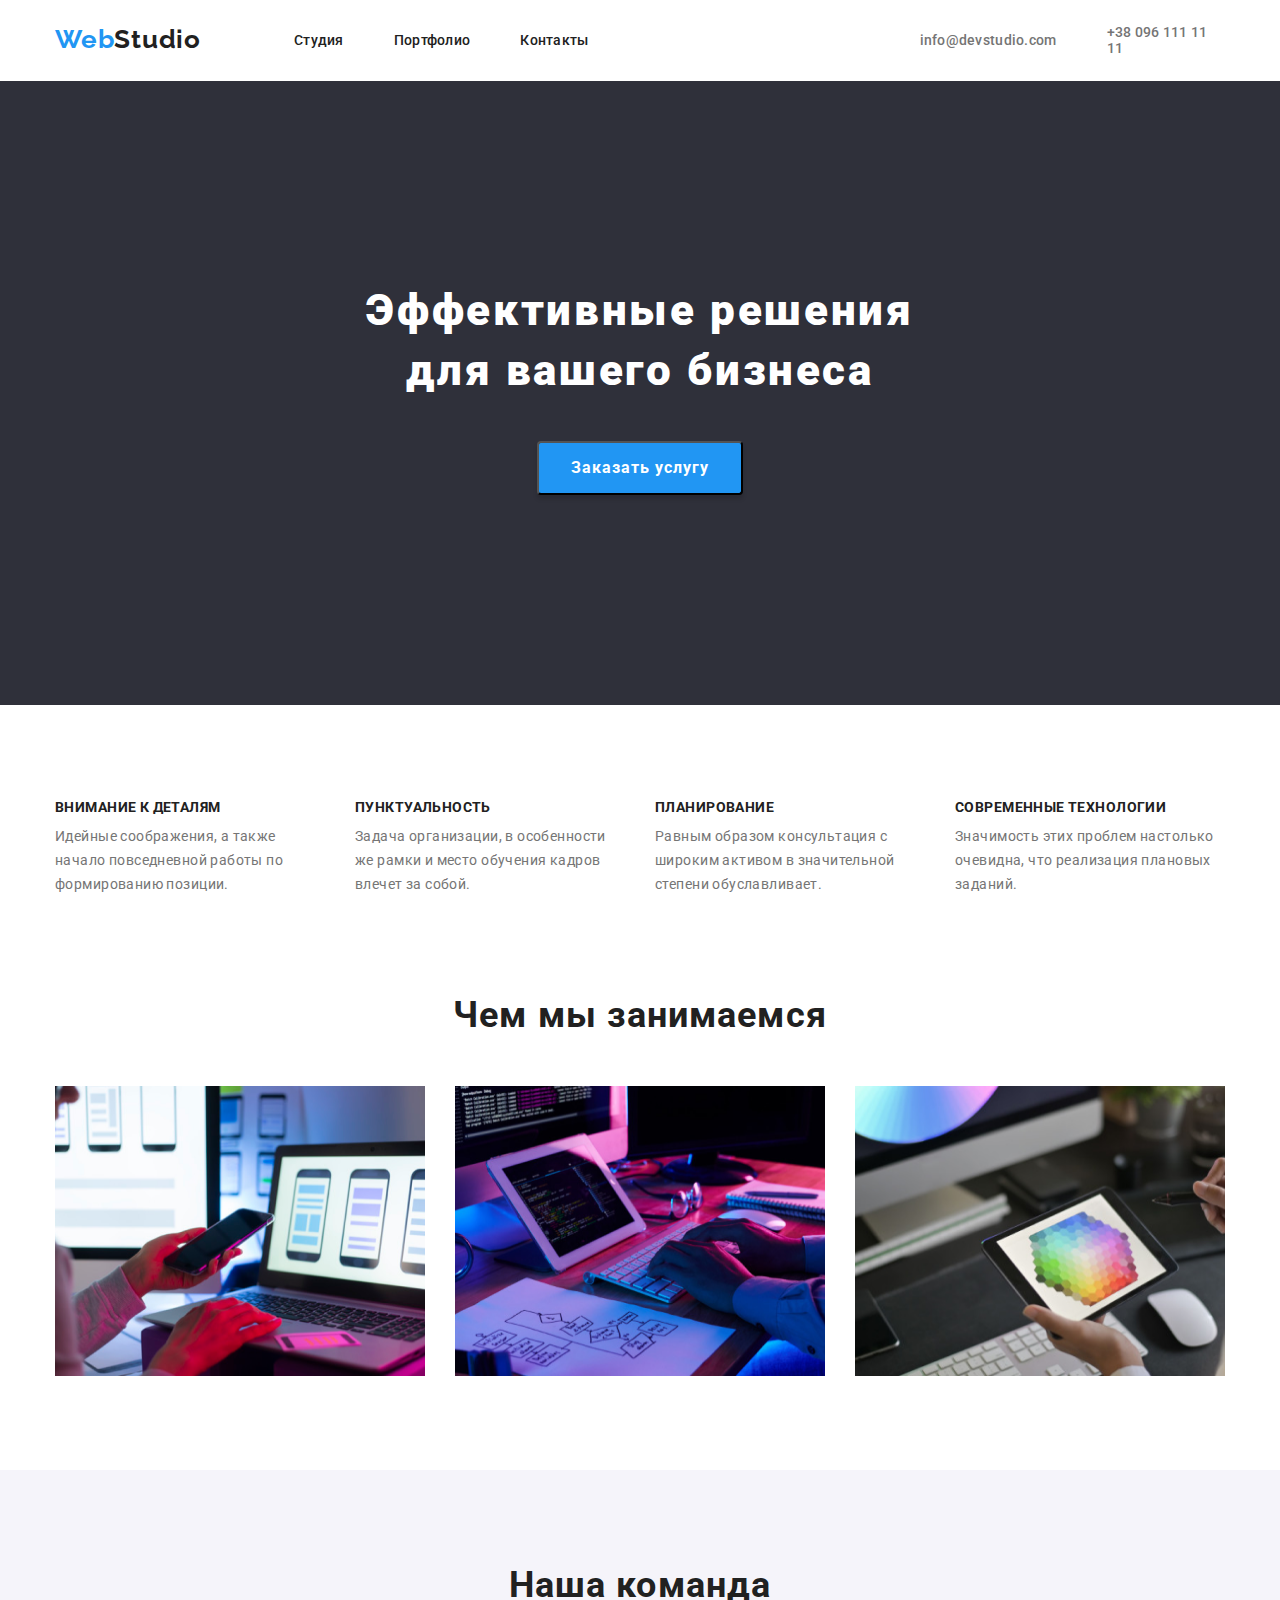
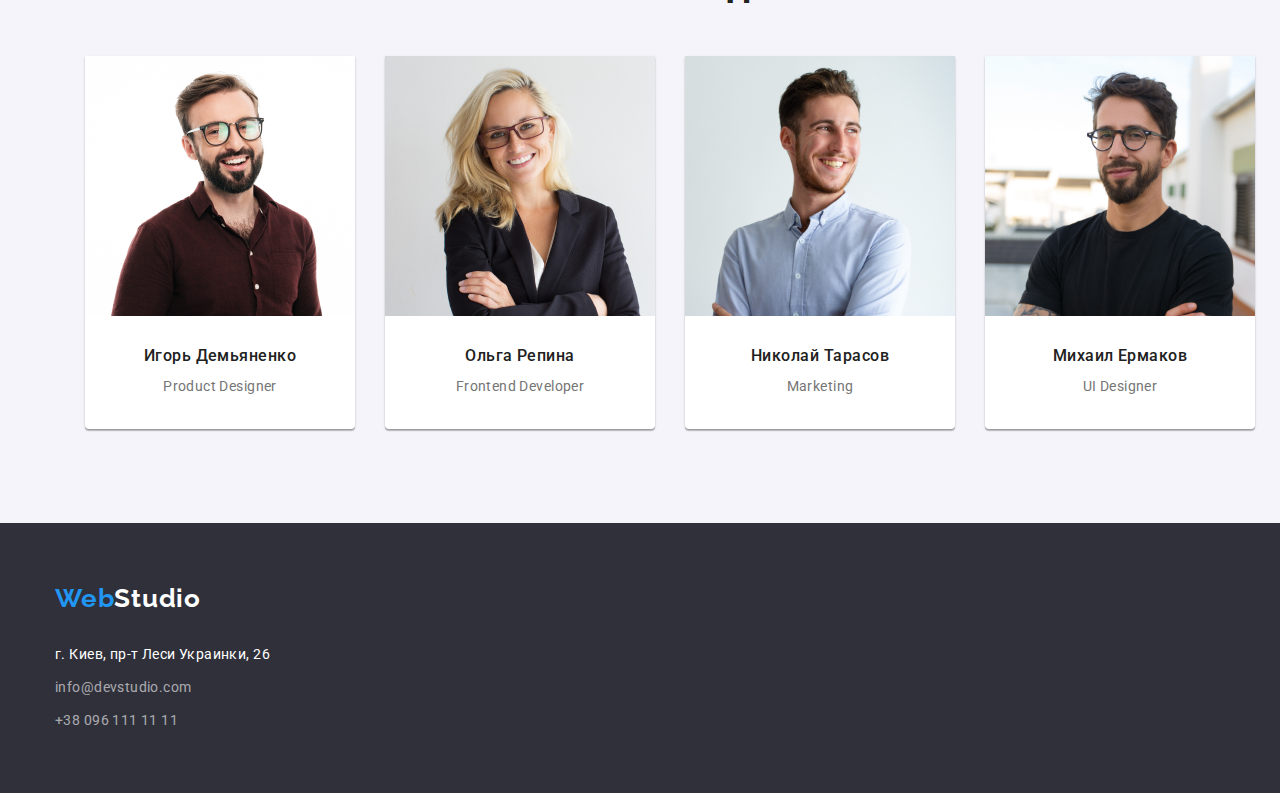
<file: index.html>
<!DOCTYPE html>
<html lang="ru">
<head>
    <meta charset="UTF-8">
    <meta name="viewport" content="width=device-width, initial-scale=1.0">
    <title>WebStudio</title>
    <link rel="preconnect" href="https://fonts.gstatic.com"> 
    <link rel="stylesheet" href="https://cdnjs.cloudflare.com/ajax/libs/modern-normalize/1.0.0/modern-normalize.min.css">
    <link href="https://fonts.googleapis.com/css2?family=Raleway:wght@700&family=Roboto:wght@400;500;700;900&display=swap"
        rel="stylesheet">
        <link rel="stylesheet" href="./css/styles.css">
</head>
<body>
    <header class="header">  
        <div class="container">      
        <nav class="navigation">
        <a class="logo" href=""lang="en"><span class="web">Web</span>Studio</a>
        <ul class="navigation-list">
            <li class="navigation-list-item">
                <a class="navigation-list-link" href="Студия">Студия</a>
            </li>
            <li class="navigation-list-item">
                <a class="navigation-list-link" href="portfolio.html">Портфолио</a>
            </li>
            <li class="navigation-list-item">
                <a class="navigation-list-link" href="">Контакты</a>
            </li>    
        </ul>
        </nav>
        <address class="address">
        <ul class="header-contact">
            <li class="header-contact-link">      
            <a class="header-contact-mail" href="mailto:info@devstudio.com">info@devstudio.com</a>
         </li>
         <li class="header-contact-link">
            <a class="header-contacts" href="tel:+380961111111">+38 096 111 11 11</a>
         </li>  
        </ul>
        </address>
        </div>
        </header>
    <main>
       <!--HERO-->
       <section class="hero">
           <div class="container"></div>
              <h1 class="hero-title">Эффективные решения <br> для вашего бизнеса</h1>
                <button class="modal-btn" type="button">Заказать услугу</button> 
                </div>
                </section>
      <section class="hero-main-title">
          <div class="container">          
                <ul class="main-title-list">
                    <li class="main-title">
                <h3 class="undertitle">Внимание к деталям</h3>
                  <p class="description">Идейные соображения, а также начало повседневной работы по формированию позиции.</p>
                </li>
                <li class="main-title">
                <h3 class="undertitle">Пунктуальность</h3>
                  <p class="description">Задача организации, в особенности же рамки и место обучения кадров влечет за собой.</p>
                </li>
                <li class="main-title">
                <h3 class="undertitle">Планирование</h3>     
                  <p class="description">Равным образом консультация с широким активом в значительной степени обуславливает.</p>
                </li>
                <li class="main-title">
                <h3 class="undertitle">Современные технологии</h3>
                  <p class="description">Значимость этих проблем настолько очевидна, что реализация плановых заданий.</p>            
                </li>
                </ul>
            </div>
        </section> 
        <section>
            <div class="container">
             <h2 class="section-undertitle">Чем мы занимаемся</h2>
            <ul class="images-list">
                <li class="images">
                    <img src="./images/img-1.jpg.png" alt="создание сайта" width="370" height="290">
                </li>
                <li class="images">
                    <img src="./images/img-2.jpg.png" alt="создание мобильного приложения" width="370" height="290">
                </li>
                <li class="images">
                    <img src="./images/img-3.jpg.png" alt="дизайн сайта" width="370" height="290">
                </li>
                </div>
            </ul>
        </section>
        <!--TEAM-->
        <section class="team">
            <div class="container">
            <h2 class="section-undertitle">Наша команда</h2>
            <ul class="our-team">
                <li class="workers">
                    <img src="./images/team/img-4.jpg.png" alt="Игорь Демьяненко" width="270" height="260">
                    <h3 class="name-workers">Игорь Демьяненко</h3>
                    <p class="specialty">Product Designer</p>
                </li>
                <li class="workers">
                    <img src="./images/team/img-5.jpg.png" alt="Ольга Репина" width="270" height="260">
                    <h3 class="name-workers">Ольга Репина</h3>
                    <p class="specialty">Frontend Developer</p>
                </li>
                <li class="workers">
                    <img src="./images/team/img-6.jpg.png" alt="Николай Тарасов" width="270" height="260">
                    <h3 class="name-workers">Николай Тарасов</h3>
                    <p class="specialty">Marketing</p>
                </li>
                <li class="workers">
                    <img src="./images/team/img-7.jpg.png" alt="Михаил Ермаков" width="270" height="260">
                    <h3 class="name-workers">Михаил Ермаков</h3>
                    <p class="specialty">UI Designer</p>
                </li>
            </ul>
            </div>
            </section>            
    </main>
    <!--CONTACT-->
    <footer class="footer">
        <div class="container">        
          <a class="footer-logo" href="#" lang="en"><span class="web">Web</span>Studio</a>
        <address class="footer-address">
            <ul>
             <li class="footer-address-nav">
         <a class="footer-nav" href="https://goo.gl/maps/uPPd1PGFJsjfQsL56" target="_blank">г. Киев, пр-т Леси Украинки,
                            26</a>
             </li>
             <li class="footer-address-nav">
              <a class="footer-contact" href="mailto:info@devstudio.com">info@devstudio.com</a>
             </li>
             <li class="footer-address-nav">
            <a class="footer-contact" href="tel:+380961111111">+38 096 111 11 11</a>
             </li>
             </ul>
        </address>
       </div>
    
    </footer>
    
</body>
</html>
</file>
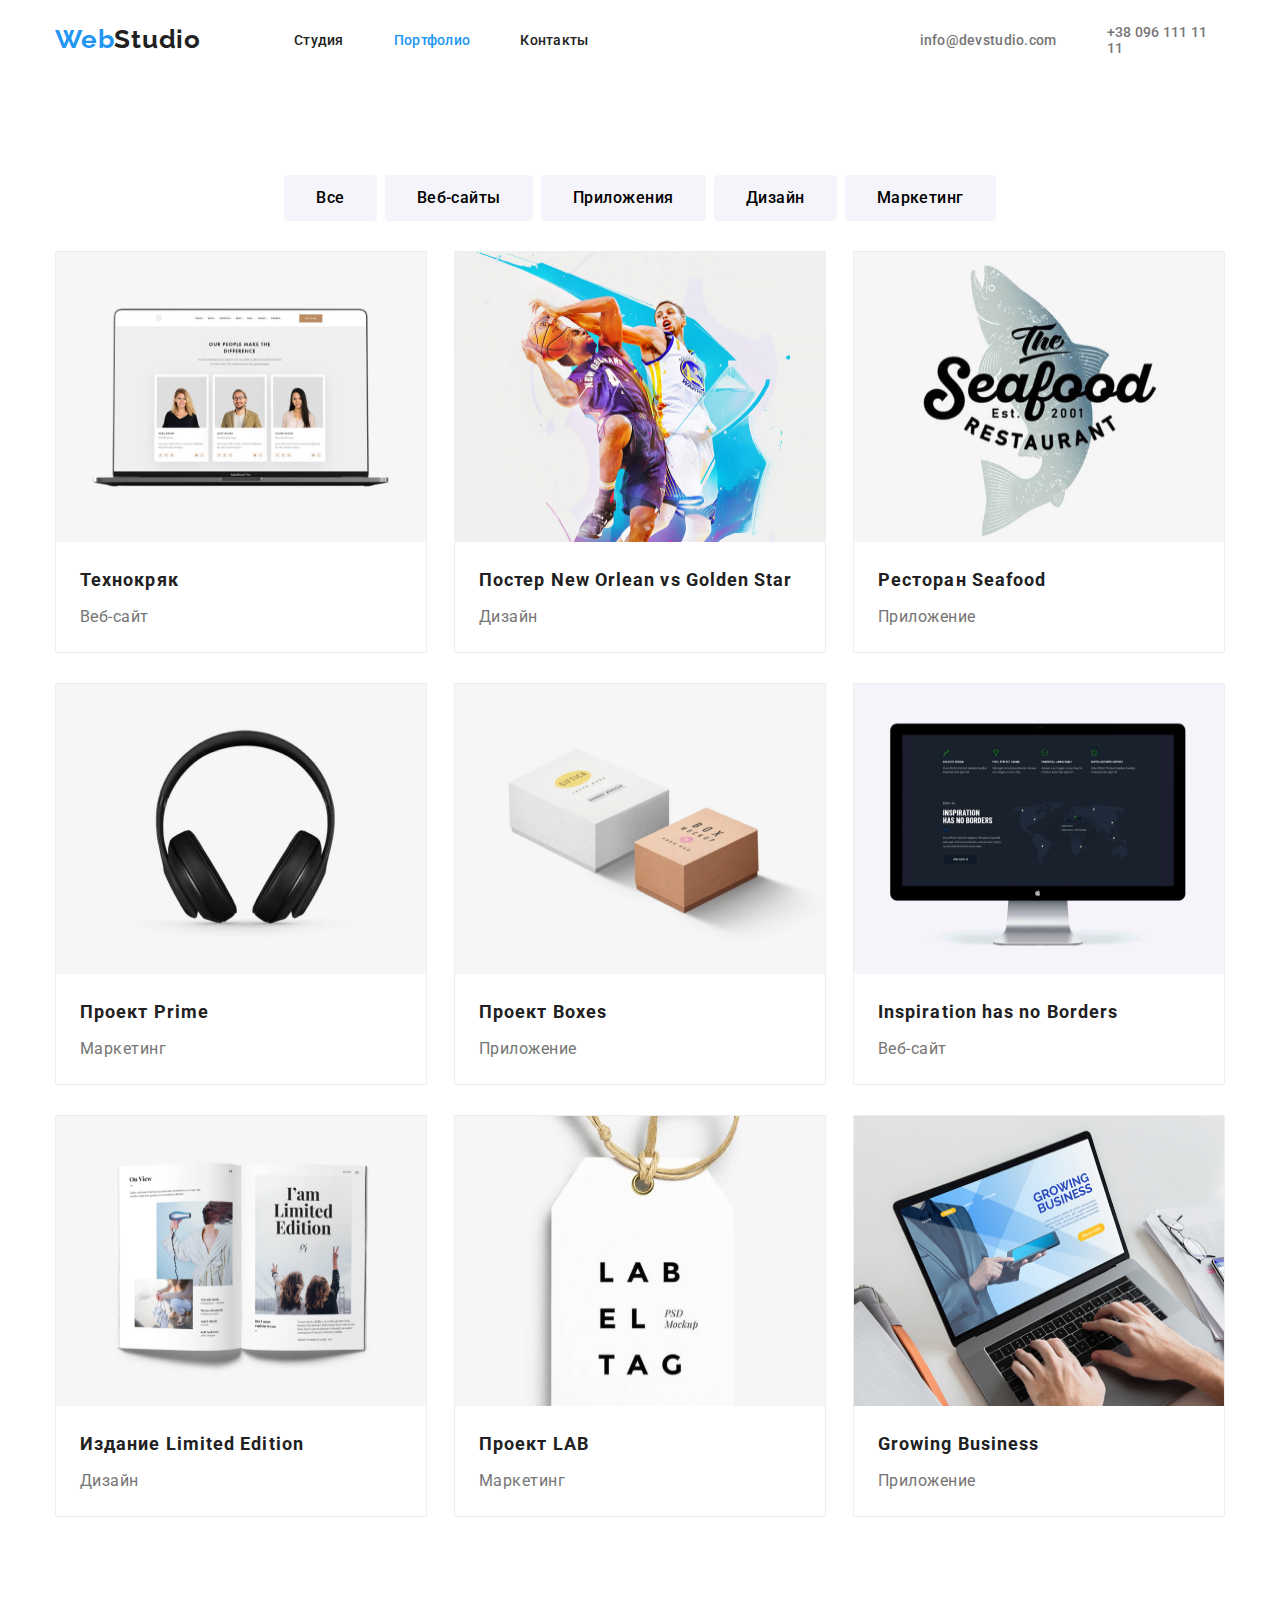
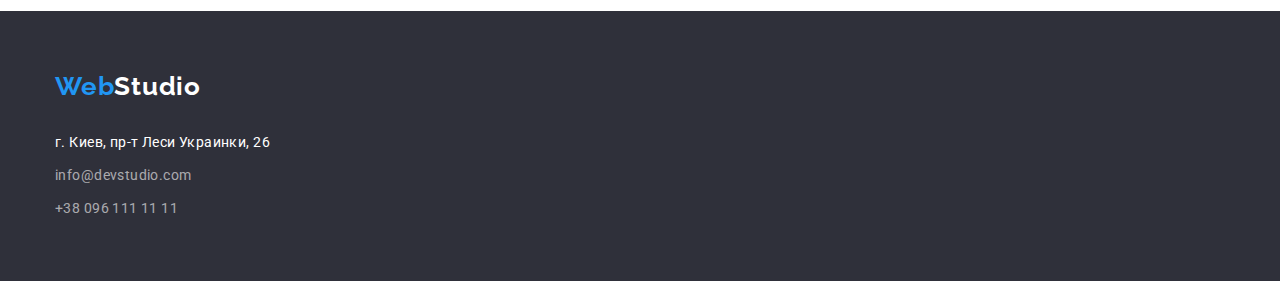
<file: portfolio.html>
<!DOCTYPE html>
<html lang="ru">
<head>
    <meta charset="UTF-8">
    <meta name="viewport" content="width=device-width, initial-scale=1.0">
    <title>WebStudio</title>
    <link rel="preconnect" href="https://fonts.gstatic.com">
    <link href="https://fonts.googleapis.com/css2?family=Raleway:wght@700&family=Roboto:wght@400;500;700;900&display=swap"
        rel="stylesheet">
    <link rel="stylesheet" href="https://cdnjs.cloudflare.com/ajax/libs/modern-normalize/1.0.0/modern-normalize.min.css">
    <link rel="stylesheet" href="./css/styles.css">

    </head>    
    <body>
     <header class="header">   
       <div class="container"> 
        <nav class="navigation">
         <a class="logo" href="#" lang="en"><span class="web">Web</span>Studio</a>
          <ul class="navigation-list">
            <li class="navigation-list-item">
              <a class="navigation-list-link" href="index.html">Студия</a>
            </li>
            <li class="navigation-list-item">
              <a class="navigation-list-link nav-list-link" href="Портфолио">Портфолио</a>
            </li class="navigation-list-item">
            <li>
              <a class="navigation-list-link" href="">Контакты</a>
            </li>
          </ul>
        </nav>
        <address class="address">
        <ul class="header-contact">
            <li class="header-contact-link">
                <a class="header-contacts" href="mailto:info@devstudio.com">info@devstudio.com</a>
            </li>
            <li class="header-contact-link">
                <a class="header-contacts" href="tel:+380961111111">+38 096 111 11 11</a>
            </li>
         </ul>
         </address>
        </div>
      
     </header>
     <main>
         <!--HERO-->
      <section>
        <ul class="section-btn">
          <li class="section-btn-list">
           <button type="button"class="button-icon" class="btn">Все</button>
          </li>
        <li class="section-btn-list">
          <button type="button" class="button-icon" class="btn">Веб-сайты</button>
        </li>
        <li class="section-btn-list">
            <button type="button" class="button-icon" class="btn">Приложeния</button>
        </li>
        <li class="section-btn-list">
        <button type="button" class="button-icon" class="btn">Дизайн</button>
        </li>
        <li class="section-btn-list">
        <button type="button" class="button-icon" class="btn">Маркетинг</button>
        </li>         
         </ul>
      </section> 
        <!--OUR WORKS-->
        <section class="works">
          <div class="container">
         <ul class="container-works">          
          <li class="container-works-foto">
             <img src="./images/our works/img.1.png" alt="Технокряк" width="370" height="290"> 
           <h3 class="our-works">Технокряк</h3>
           <p class="name-works">Веб-сайт</p>
         </li>
        <li class="container-works-foto">
             <img src="./images/our works/img.2.png" alt="Постер New Orlean vs Golden Star" width="370" height="290">
          <h3 class="our-works"> Постер New Orlean vs Golden Star</h3>
          <p class="name-works">Дизайн</p>
        </li>
         <li class="container-works-foto">
            <img src="./images/our works/img.3.png" alt="Ресторан Seafood" width="370" height="290">
          <h3 class="our-works">Ресторан Seafood</h3>
          <p class="name-works">Приложение</p>
         </li>             
           <li class="container-works-foto">
            <img src="./images/our works/img.4.png" alt="Проект Prime" width="370" height="290">
          <h3 class="our-works">Проект Prime</h3>
          <p class="name-works">Маркетинг</p>
         </li>
         <li class="container-works-foto">
            <img src="./images/our works/img.5.png" alt="Проект Boxes" width="370" height="290">
           <h3 class="our-works">Проект Boxes</h3>
           <p class="name-works">Приложение</p>
         </li>
         <li class="container-works-foto">
           <img src="./images/our works/img.6.png" alt="Inspiration has no Borders" width="370" height="290">
           <h3 class="our-works">Inspiration has no Borders</h3>
           <p class="name-works">Веб-сайт</p>
         </li>         
       <li class="container-works-foto">
          <img src="./images/our works/img.7.png" alt="Издание Limited Edition" width="370" height="290">
          <h3 class="our-works">Издание Limited Edition</h3>
          <p class="name-works">Дизайн</p>
        </li>
        <li class="container-works-foto">
          <img src="./images/our works/img.8.png" alt="Проект LAB" width="370" height="290">
          <h3 class="our-works">Проект LAB</h3>
          <p class="name-works">Маркетинг</p>
        </li>
        <li class="container-works-foto">
          <img src="./images/our works/img.9.png" alt="Growing Business" width="370" height="290">
          <h3 class="our-works">Growing Business</h3>
          <p class="name-works">Приложение</p>
        </li>
     </ul>  
    </div>
        </section>
    </main>
    <!--CONTACT-->
    <footer class="footer">
        <div class="container">
        <a class="footer-logo" href="#" lang="en"><span class="web">Web</span>Studio</a>
      <address  class="footer-address">
         <ul>
          <li class="footer-address-nav">
            <a class="footer-nav" href="https://goo.gl/maps/uPPd1PGFJsjfQsL56" target="_blank">г. Киев, пр-т Леси Украинки,
                26</a>
          </li>
          <li class="footer-address-nav">
            <a class="footer-contact" href="mailto:info@devstudio.com">info@devstudio.com</a>
          </li>
          <li class="footer-address-nav">
        <a class="footer-contact" href="tel:+380961111111">+38 096 111 11 11</a>
          </li>
         </ul>
            </address>
        </div>            
    </footer>
            </body>
</file>
<file: css/styles.css>
:root {
  --accent-color: #2196f3;
  --text-white-color: #ffffff;
  --text-dark-color: #212121;
}

body {
  font-family: Roboto, sans-serif;
}
*,
*::before,
*::after {
  margin: 0;
  padding: 0;
}


a {
  text-decoration: none;
}
p {
  margin: 0;
}

ul,
ol {
  list-style: none;
  margin: 0;
  padding: 0;
}

h1,
h2,
h3,
h4,
h5,
h6 {
  margin: 0;
}

img {
  display: block;
}
.address {
  font-style: normal;
}
.container{
  width: 1170px;
  margin-right: auto;
  margin-left: auto;  
}

/*HEADER*/
.header .container{
  display: flex;
  align-items: center;
 }
 .header {
   padding-top: 24px;
   padding-bottom: 25px;  
   }
.navigation {
  display: flex;
  align-items: center;
}
.navigation-list {
  display: flex;
}
.navigation-list-item:not(:last-child) {
  margin-right: 50px;
}
.address {
  display: flex;
  align-items: center;
  margin-left: 331px; 
}
.header-contact-link:not(:last-child){
  margin-right: 50px;
}
.header-contact{
  display: flex;
  align-items: center;
}
.logo {
  font-family: Raleway, sans-serif;
  font-weight: 700;
  font-size: 26px;
  line-height: 1.192;
  letter-spacing: 0.03em;
  color: var(--text-dark-color);
  margin-right: 93px;
}
.web {
  color: var(--accent-color);
}
.navigation-list-link {
  font-weight: 500;
  font-size: 14px;
  line-height: 1.142;
  letter-spacing: 0.02em;
  color: #212121;
}
.navigation-list-link:hover,
.navigation-list-link:focus {
  color: var(--accent-color);
}
.header-contact {
  font-weight: 500;
  font-size: 14px;
  line-height: 1.142;
  letter-spacing: 0.02em;
}
.header-contacts,
.header-contact-mail{
  color: #757575;
}
.header-contacts:hover,
.header-contacts:focus,
.header-contact-mail:hover,
.header-contact-mail.focus {
  color: var(--accent-color);
}
.nav-list-link{
  color: var(--accent-color);
}

/*END HEADER*/

.modal-btn {
  font-weight: 700;
  font-size: 16px;
  line-height: 1.875;
  letter-spacing: 0.06em;
  color: #ffffff;
  cursor: pointer;
  border-radius: 4px;
}

/*HERO*/
.undertitle{
  padding-top: 94px;
  padding-bottom: 10px;
}
.main-title-list{
  display: flex;
}
.description {
  width: 270px;
  height: 75px;
  left: 215px;
  margin-right: 30px;
} 
.hero {
  text-align: center;
}
.hero-title {
  font-weight: 900;
  font-size: 44px;
  line-height: 1.363;
  letter-spacing: 0.06em;
  color: #ffffff;
  background-color: #2f303a;
  padding-top: 200px;
}
.undertitle {
  font-weight: 700;
  font-size: 14px;
  line-height: 1.142;
  letter-spacing: 0.03em;
  text-transform: uppercase;
  color: #212121;
}
.section-undertitle{
  font-weight: 700;
  font-weight: bold;
  font-size: 36px;
  line-height: 1.167;
  letter-spacing: 0.03em;
  text-align: center;
  color: #212121;
  padding-top: 94px;
}
.images-list{
  display: flex;
  padding-top: 50px;
  padding-bottom: 94px;
}
.images:not(:last-child){
 padding-right: 30px;
}
.description,
.specialty {
  font-weight: 400;
  font-size: 14px;
  line-height: 1.714;
  letter-spacing: 0.03em;
  color: #757575;
}
.modal-btn {
  background-color: #2196f3;
  box-shadow: 0px 4px 4px rgba(0, 0, 0, 0.15);
  border-radius: 4px;
  padding: 10px 32px;
  margin-bottom: 210px;
  margin-top: 40px;
}

.button {
  font-weight: 700;
  font-size: 16px;
  line-height: 1.875;
  letter-spacing: 0.03em;
  color: #212121;
  letter-spacing: 0.06em;
}
.button:hover,
.button:focus {
  background-color: #2196f3;
}
/*END HERO*/

/*TEAM*/
.our-team{
  display: flex;
  justify-content: space-between;
  padding-top: 50px;
  padding-bottom: 94px;
}
.specialty{
  text-align: center;
  padding-bottom: 30px;
}
.team{
background: #F5F4FA;
}
.name-workers {
  font-weight: 500;
  font-size: 16px;
  line-height: 1.187;
  letter-spacing: 0.03em;
  color: #212121;
  text-align: center;
  padding-top:30px;
  padding-bottom: 10px;
}
.workers {
  margin-left: 30px;
}
.workers{
  background: #FFFFFF;
  border-radius: 0px 0px 4px 4px;
  box-shadow: 0px 1px 3px rgba(0, 0, 0, 0.12),
 0px 1px 1px rgba(0, 0, 0, 0.14), 
 0px 2px 1px rgba(0, 0, 0, 0.2);
}
/*END TEAM*/

/*CONTACT*/
.footer,
.hero {
  background-color: #2f303a;
}
.footer{
 padding-top: 60px;
 padding-bottom: 60px;
}
.footer-address{
padding-top: 20px;
}
.footer-address-nav{
  padding-top: 9px;
}
.footer-contact {
  font-family: Roboto, sans-serif;
  font-style: normal;
  font-weight: 400;
  font-size: 14px;
  line-height: 1.714;
  letter-spacing: 0.03em;
  color: rgba(255, 255, 255, 0.6);
}

.footer-nav {
  font-family: Roboto, sans-serif;
  font-style: normal;
  font-weight: 400;
  font-size: 14px;
  line-height: 1.714;
  letter-spacing: 0.03em;
  color: #ffffff;
}
/*END CONTACT*/

/*OUR WORKS*/

.button-icon{
  font-family: Roboto, sans-serif;
  font-weight: 500;
  font-size: 16px;
  line-height: 1.625;
  letter-spacing: 0.03em;
  background-color:#F5F4FA;
  border: none;
  border-radius: 4px;
  padding: 10px 32px;
  cursor: pointer;
}
.button-icon:hover,
.button-icon:focus {
  background-color: #2196f3;
  color: #FFFFFF;
}

.section-btn{
  display: flex;
  justify-content: center;
  padding-top: 94px;
}
.section-btn-list:not(:last-child){
  padding-right: 8px;
}
.our-works {
  font-weight: 700;
  font-size: 18px;
  line-height: 2;
  letter-spacing: 0.06em;
  color: #212121;
  padding-top: 20px;
  padding-left: 24px;
  padding-bottom: 4px;
  padding-right: 24px;
}
.container-works{
  display: flex;
  margin-bottom: 94px;
  flex-wrap: wrap;
  justify-content: space-between;
}
.container-works-foto{
background: #FFFFFF;
border: 1px solid #EEEEEE;
box-sizing: border-box;
margin-top: 30px;
}

.name-works {
  font-weight: 400;
  font-size: 16px;
  line-height: 1.875;
  letter-spacing: 0.03em;
  color: #757575;
  padding-left: 24px;
  padding-bottom: 20px;
  padding-right: 24px;
}
.footer-logo {
  font-family: Raleway, sans-serif;
  font-weight: 700;
  font-size: 26px;
  line-height: 1.192;
  letter-spacing: 0.03em;
  color: var(--text-white-color);
}
</file>
